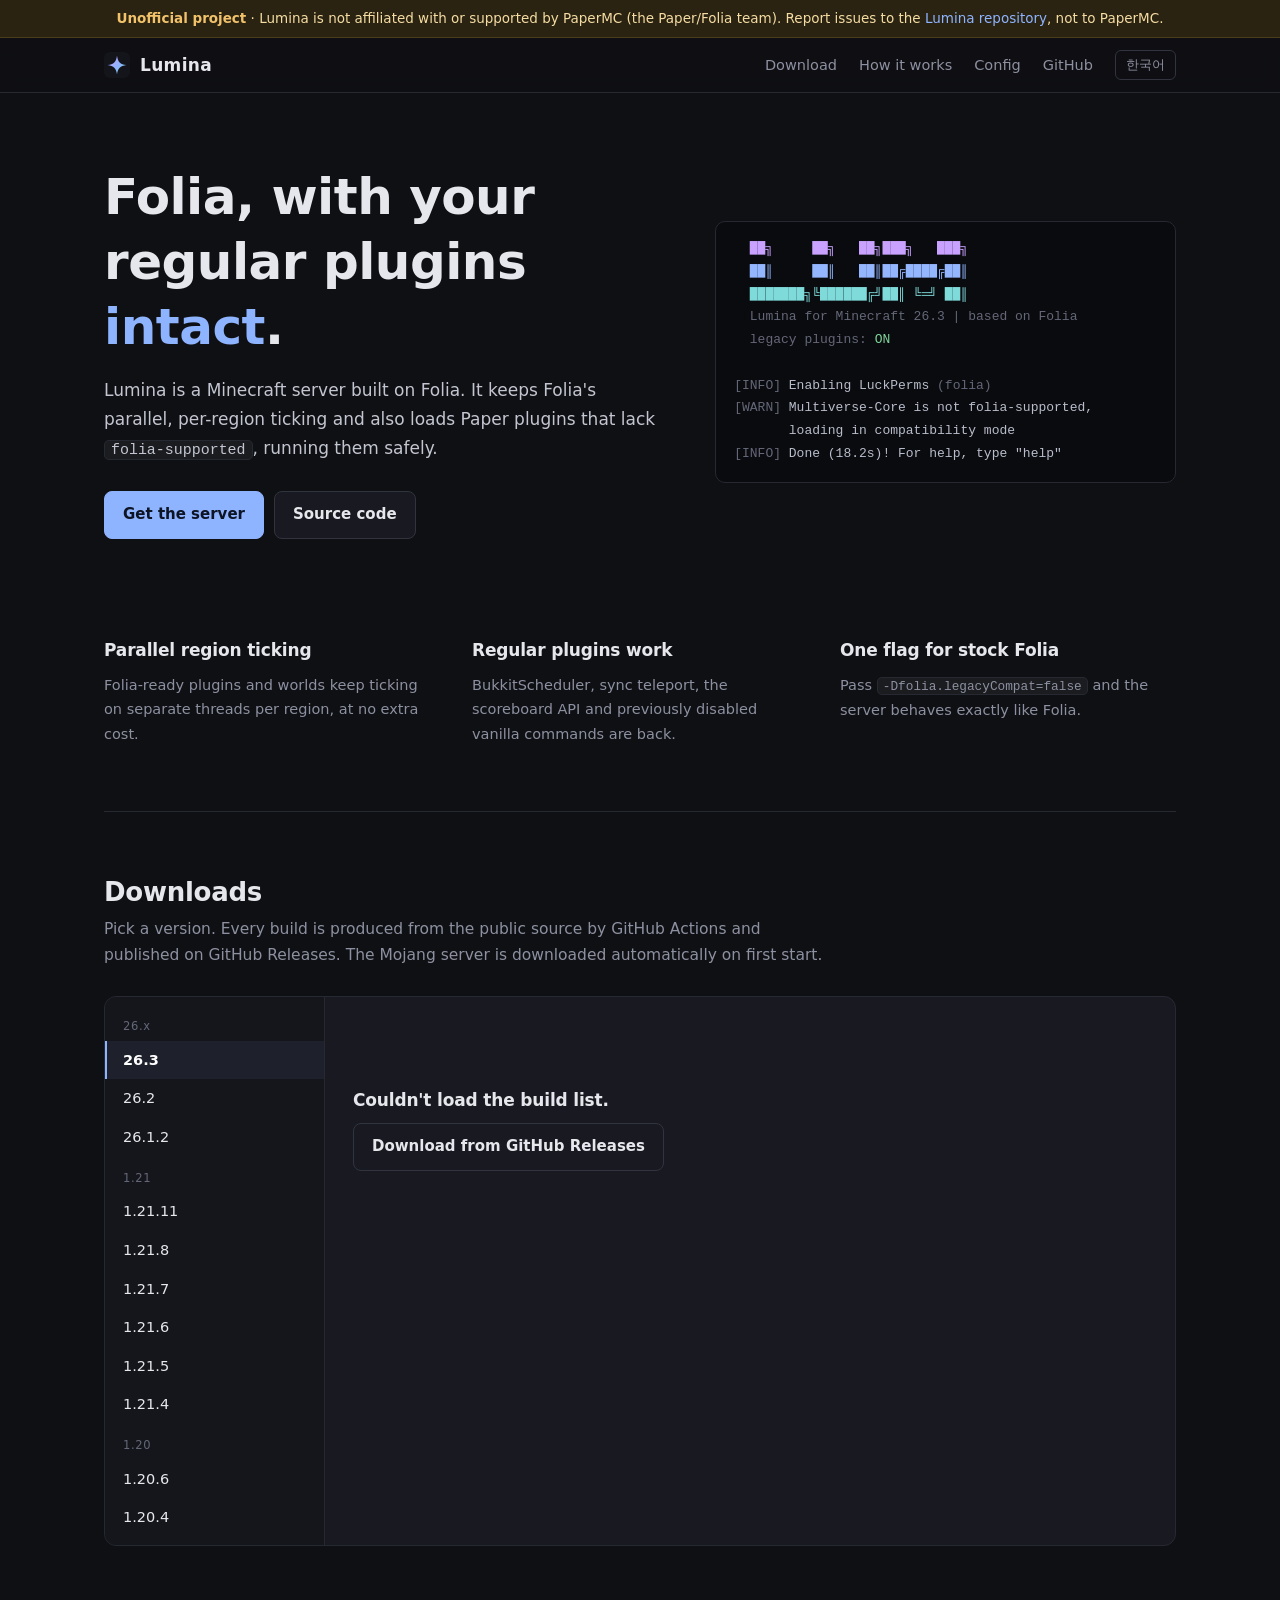
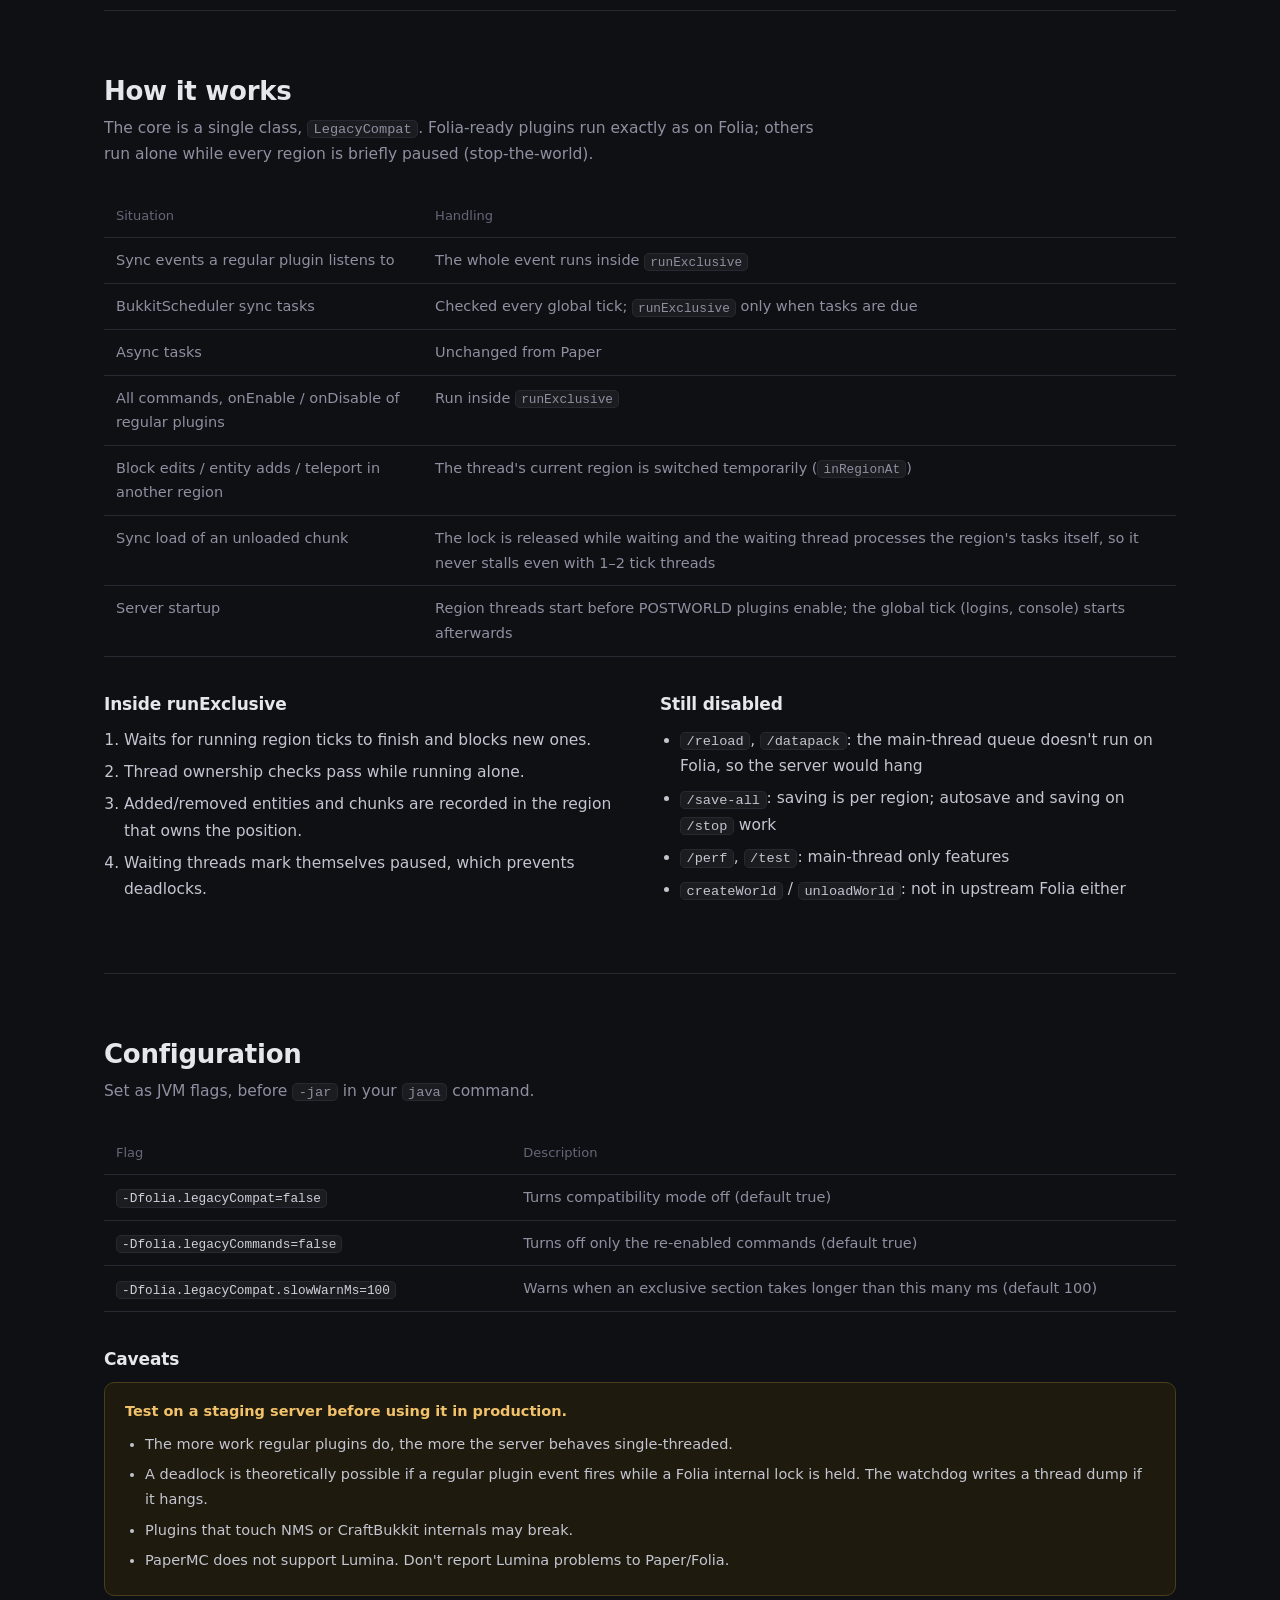
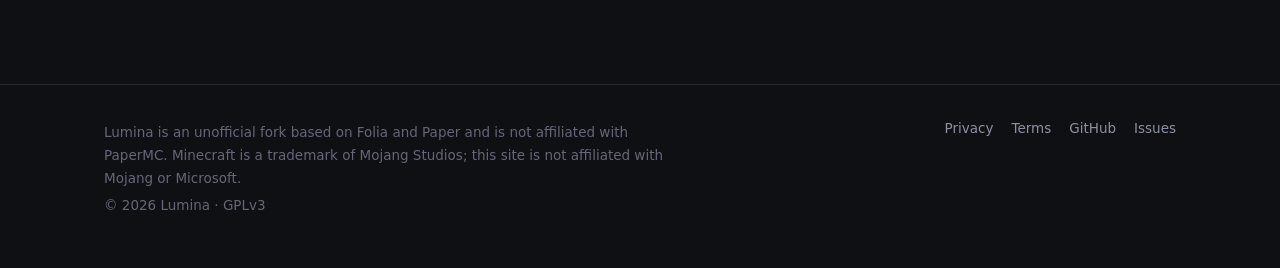
<file: index.html>
<!DOCTYPE html>
<html lang="ko">
<head>
  <meta charset="utf-8">
  <meta name="viewport" content="width=device-width, initial-scale=1">
  <title>Lumina 서버 — Folia 멀티스레딩 + 일반 Paper 플러그인 호환</title>
  <meta name="description" content="Lumina는 Folia 기반 마인크래프트 서버입니다. folia-supported가 없는 일반 Paper 플러그인도 그대로 돌아갑니다. 1.20.4부터 26.3까지 버전별 다운로드.">
  <meta name="keywords" content="Lumina, 루미나, Folia, 폴리아, Paper, 페이퍼, 마인크래프트 서버, 멀티스레드, 플러그인 호환, Minecraft server, multithreaded">
  <link rel="canonical" href="https://lumina.aruru.kr/">
  <meta name="theme-color" content="#0f1014">
  <meta property="og:type" content="website">
  <meta property="og:site_name" content="Lumina">
  <meta property="og:title" content="Lumina — Folia + 일반 Paper 플러그인 호환">
  <meta property="og:description" content="Folia의 지역별 멀티스레딩에 일반 Paper 플러그인 호환 모드를 더한 비공식 서버.">
  <meta property="og:url" content="https://lumina.aruru.kr/">
  <meta property="og:image" content="https://lumina.aruru.kr/og.png">
  <meta name="twitter:card" content="summary_large_image">
  <link rel="icon" href="logo.svg" type="image/svg+xml">
  <link rel="stylesheet" href="style.css?v=5">
  <script type="application/ld+json">
  {"@context":"https://schema.org","@type":"SoftwareApplication","name":"Lumina","alternateName":"루미나","applicationCategory":"ServerApplication","operatingSystem":"Windows, Linux, macOS (Java)","url":"https://lumina.aruru.kr/","license":"https://www.gnu.org/licenses/gpl-3.0.html","offers":{"@type":"Offer","price":"0","priceCurrency":"KRW"},"description":"Folia-based Minecraft server with a compatibility mode for regular Paper plugins."}
  </script>
  <script>document.documentElement.lang = localStorage.getItem("lumina.lang") || ((navigator.language || "ko").toLowerCase().startsWith("ko") ? "ko" : "en");</script>
</head>
<body>
  <div class="notice">
    <span data-lang="ko"><b>비공식 프로젝트</b> · Lumina는 PaperMC와 관련이 없으며 PaperMC(Paper·Folia 팀)의 지원을 받지 않습니다. 문제는 PaperMC가 아니라 <a href="https://github.com/aruru10313/Lumina/issues">Lumina 저장소</a>에 알려 주세요.</span>
    <span data-lang="en"><b>Unofficial project</b> · Lumina is not affiliated with or supported by PaperMC (the Paper/Folia team). Report issues to the <a href="https://github.com/aruru10313/Lumina/issues">Lumina repository</a>, not to PaperMC.</span>
  </div>

  <header class="nav"><div class="nav-in">
    <a class="brand" href="./"><img src="logo.svg" alt="" width="26" height="26">Lumina</a>
    <nav>
      <a href="#download"><span data-lang="ko">다운로드</span><span data-lang="en">Download</span></a>
      <a class="hide-sm" href="#how"><span data-lang="ko">동작 방식</span><span data-lang="en">How it works</span></a>
      <a class="hide-sm" href="#config"><span data-lang="ko">설정</span><span data-lang="en">Config</span></a>
      <a class="hide-sm" href="https://github.com/aruru10313/Lumina" target="_blank" rel="noopener">GitHub</a>
      <button class="lang" type="button" data-toggle-lang><span data-lang="ko">EN</span><span data-lang="en">한국어</span></button>
    </nav>
  </div></header>

  <main class="wrap">
    <section class="hero">
      <div>
        <h1 data-lang="ko">Folia 위에서<br>일반 플러그인도 <span class="wm">그대로</span>.</h1>
        <h1 data-lang="en">Folia, with your<br>regular plugins <span class="wm">intact</span>.</h1>
        <p class="lead" data-lang="ko">Lumina는 Folia를 기반으로 한 마인크래프트 서버입니다. 지역마다 병렬로 틱을 돌리는 Folia 구조는 그대로 두고, <code>folia-supported</code> 표시가 없는 Paper 플러그인도 로딩해서 안전하게 실행합니다.</p>
        <p class="lead" data-lang="en">Lumina is a Minecraft server built on Folia. It keeps Folia's parallel, per-region ticking and also loads Paper plugins that lack <code>folia-supported</code>, running them safely.</p>
        <div class="cta">
          <a class="btn primary" href="#download"><span data-lang="ko">서버 받기</span><span data-lang="en">Get the server</span></a>
          <a class="btn" href="https://github.com/aruru10313/Lumina" target="_blank" rel="noopener"><span data-lang="ko">소스 코드</span><span data-lang="en">Source code</span></a>
        </div>
      </div>
<div class="term"><span class="c1">  ██╗     ██╗   ██╗███╗   ███╗</span>
<span class="c2">  ██║     ██║   ██║██╔████╔██║</span>
<span class="c3">  ███████╗╚██████╔╝██║ ╚═╝ ██║</span>
<span class="d">  Lumina for Minecraft 26.3 | based on Folia</span>
<span class="d">  legacy plugins:</span> <span class="g">ON</span>

<span class="d">[INFO]</span> Enabling LuckPerms <span class="d">(folia)</span>
<span class="d">[WARN]</span> Multiverse-Core is not folia-supported,
       loading in compatibility mode
<span class="d">[INFO]</span> Done (18.2s)! For help, type "help"</div>
    </section>

    <section class="section" style="border-top:0;padding-top:8px">
      <div class="features">
        <div>
          <h3 data-lang="ko">지역별 병렬 틱 유지</h3><h3 data-lang="en">Parallel region ticking</h3>
          <p data-lang="ko">Folia를 지원하는 플러그인과 월드는 원래처럼 지역마다 다른 스레드에서 돕니다. 성능 손해가 없습니다.</p>
          <p data-lang="en">Folia-ready plugins and worlds keep ticking on separate threads per region, at no extra cost.</p>
        </div>
        <div>
          <h3 data-lang="ko">일반 플러그인 호환</h3><h3 data-lang="en">Regular plugins work</h3>
          <p data-lang="ko">BukkitScheduler, 동기 teleport, 스코어보드 API, 꺼져 있던 바닐라 명령어를 다시 쓸 수 있습니다.</p>
          <p data-lang="en">BukkitScheduler, sync teleport, the scoreboard API and previously disabled vanilla commands are back.</p>
        </div>
        <div>
          <h3 data-lang="ko">옵션 하나로 순정 Folia</h3><h3 data-lang="en">One flag for stock Folia</h3>
          <p data-lang="ko"><code>-Dfolia.legacyCompat=false</code>를 주면 호환 모드가 꺼지고 Folia와 똑같이 동작합니다.</p>
          <p data-lang="en">Pass <code>-Dfolia.legacyCompat=false</code> and the server behaves exactly like Folia.</p>
        </div>
      </div>
    </section>

    <section id="download" class="section">
      <h2><span data-lang="ko">다운로드</span><span data-lang="en">Downloads</span></h2>
      <p class="desc" data-lang="ko">버전을 고르세요. 모든 빌드는 GitHub Actions가 공개된 소스에서 직접 만들어 GitHub Releases에 올립니다. 처음 실행할 때 Mojang 서버 파일을 자동으로 받습니다.</p>
      <p class="desc" data-lang="en">Pick a version. Every build is produced from the public source by GitHub Actions and published on GitHub Releases. The Mojang server is downloaded automatically on first start.</p>
      <div class="dl">
        <div class="vlist" id="vlist"></div>
        <div class="vdetail" id="vdetail"><p class="muted"><span data-lang="ko">빌드 목록을 불러오는 중…</span><span data-lang="en">Loading builds…</span></p></div>
      </div>
    </section>

    <section id="how" class="section">
      <h2><span data-lang="ko">동작 방식</span><span data-lang="en">How it works</span></h2>
      <p class="desc" data-lang="ko">핵심은 <code>LegacyCompat</code> 클래스 하나입니다. 플러그인이 Folia를 지원하면 Folia 방식 그대로, 지원하지 않으면 모든 지역을 잠깐 멈춘 상태(stop-the-world)에서 혼자 실행합니다.</p>
      <p class="desc" data-lang="en">The core is a single class, <code>LegacyCompat</code>. Folia-ready plugins run exactly as on Folia; others run alone while every region is briefly paused (stop-the-world).</p>

      <table class="tbl">
        <thead><tr><th><span data-lang="ko">상황</span><span data-lang="en">Situation</span></th><th><span data-lang="ko">처리</span><span data-lang="en">Handling</span></th></tr></thead>
        <tbody>
          <tr><td data-lang="ko">일반 플러그인이 듣는 동기 이벤트</td><td data-lang="en">Sync events a regular plugin listens to</td>
              <td data-lang="ko">이벤트 전체를 <code>runExclusive</code>로 실행</td><td data-lang="en">The whole event runs inside <code>runExclusive</code></td></tr>
          <tr><td data-lang="ko">BukkitScheduler 동기 작업</td><td data-lang="en">BukkitScheduler sync tasks</td>
              <td data-lang="ko">전역 틱마다 확인해서, 실행할 작업이 있는 틱에만 <code>runExclusive</code></td><td data-lang="en">Checked every global tick; <code>runExclusive</code> only when tasks are due</td></tr>
          <tr><td data-lang="ko">비동기 작업</td><td data-lang="en">Async tasks</td>
              <td data-lang="ko">기존 Paper 방식 그대로</td><td data-lang="en">Unchanged from Paper</td></tr>
          <tr><td data-lang="ko">모든 명령어, 일반 플러그인의 onEnable / onDisable</td><td data-lang="en">All commands, onEnable / onDisable of regular plugins</td>
              <td data-lang="ko"><code>runExclusive</code> 안에서 실행</td><td data-lang="en">Run inside <code>runExclusive</code></td></tr>
          <tr><td data-lang="ko">다른 지역의 블록 수정 / 엔티티 추가 / teleport</td><td data-lang="en">Block edits / entity adds / teleport in another region</td>
              <td data-lang="ko">스레드의 "현재 지역"을 그 지역으로 잠깐 바꿔서 실행 (<code>inRegionAt</code>)</td><td data-lang="en">The thread's current region is switched temporarily (<code>inRegionAt</code>)</td></tr>
          <tr><td data-lang="ko">로드되지 않은 청크의 동기 로딩</td><td data-lang="en">Sync load of an unloaded chunk</td>
              <td data-lang="ko">잠금을 잠깐 풀고 요청합니다. 기다리는 스레드가 그 지역 작업을 직접 처리해서, 틱 스레드가 1~2개여도 멈추지 않습니다</td><td data-lang="en">The lock is released while waiting and the waiting thread processes the region's tasks itself, so it never stalls even with 1–2 tick threads</td></tr>
          <tr><td data-lang="ko">서버 시작</td><td data-lang="en">Server startup</td>
              <td data-lang="ko">지역 스레드를 POSTWORLD 플러그인 켜기 전에 시작하고, 전역 틱(접속, 콘솔)은 그다음에 시작</td><td data-lang="en">Region threads start before POSTWORLD plugins enable; the global tick (logins, console) starts afterwards</td></tr>
        </tbody>
      </table>

      <div class="cols">
        <div>
          <h3><span data-lang="ko">runExclusive 순서</span><span data-lang="en">Inside runExclusive</span></h3>
          <ol class="steps" data-lang="ko">
            <li>다른 지역들이 지금 돌고 있는 틱을 끝낼 때까지 기다리고, 새 틱은 막습니다.</li>
            <li>혼자 실행하는 동안 스레드 소유 검사를 통과시킵니다.</li>
            <li>추가·제거된 엔티티와 청크는 그 위치를 소유한 지역에 기록합니다.</li>
            <li>기다리는 스레드는 자신을 "멈춤"으로 표시해서 데드락을 막습니다.</li>
          </ol>
          <ol class="steps" data-lang="en">
            <li>Waits for running region ticks to finish and blocks new ones.</li>
            <li>Thread ownership checks pass while running alone.</li>
            <li>Added/removed entities and chunks are recorded in the region that owns the position.</li>
            <li>Waiting threads mark themselves paused, which prevents deadlocks.</li>
          </ol>
        </div>
        <div>
          <h3><span data-lang="ko">아직 꺼져 있는 것</span><span data-lang="en">Still disabled</span></h3>
          <ul class="plain" data-lang="ko">
            <li><code>/reload</code>, <code>/datapack</code>: Folia에서는 메인 스레드 큐가 돌지 않아 서버가 멈춥니다</li>
            <li><code>/save-all</code>: 저장이 지역 단위입니다. 자동 저장과 <code>/stop</code> 저장은 정상입니다</li>
            <li><code>/perf</code>, <code>/test</code>: 메인 스레드 전용 기능입니다</li>
            <li><code>createWorld</code> / <code>unloadWorld</code>: Folia 원본에서도 아직 없습니다</li>
          </ul>
          <ul class="plain" data-lang="en">
            <li><code>/reload</code>, <code>/datapack</code>: the main-thread queue doesn't run on Folia, so the server would hang</li>
            <li><code>/save-all</code>: saving is per region; autosave and saving on <code>/stop</code> work</li>
            <li><code>/perf</code>, <code>/test</code>: main-thread only features</li>
            <li><code>createWorld</code> / <code>unloadWorld</code>: not in upstream Folia either</li>
          </ul>
        </div>
      </div>
    </section>

    <section id="config" class="section">
      <h2><span data-lang="ko">설정</span><span data-lang="en">Configuration</span></h2>
      <p class="desc" data-lang="ko">JVM 옵션으로 정합니다. <code>java</code> 명령의 <code>-jar</code> 앞에 붙이세요.</p>
      <p class="desc" data-lang="en">Set as JVM flags, before <code>-jar</code> in your <code>java</code> command.</p>
      <table class="tbl">
        <thead><tr><th><span data-lang="ko">옵션</span><span data-lang="en">Flag</span></th><th><span data-lang="ko">설명</span><span data-lang="en">Description</span></th></tr></thead>
        <tbody>
          <tr><td><code>-Dfolia.legacyCompat=false</code></td><td><span data-lang="ko">호환 모드 전체를 끕니다 (기본값 true)</span><span data-lang="en">Turns compatibility mode off (default true)</span></td></tr>
          <tr><td><code>-Dfolia.legacyCommands=false</code></td><td><span data-lang="ko">다시 켠 명령어와 명령어 전역 실행만 끕니다 (기본값 true)</span><span data-lang="en">Turns off only the re-enabled commands (default true)</span></td></tr>
          <tr><td><code>-Dfolia.legacyCompat.slowWarnMs=100</code></td><td><span data-lang="ko">전역 실행이 이 시간(ms)보다 길면 경고합니다 (기본값 100)</span><span data-lang="en">Warns when an exclusive section takes longer than this many ms (default 100)</span></td></tr>
        </tbody>
      </table>

      <h3><span data-lang="ko">알아 두어야 할 점</span><span data-lang="en">Caveats</span></h3>
      <div class="callout" data-lang="ko">
        <b>운영 서버에 쓰기 전에 꼭 테스트 서버에서 확인하세요.</b>
        <ul class="plain" style="margin-top:8px">
          <li>일반 플러그인이 많이 일할수록 서버가 단일 스레드처럼 느려집니다.</li>
          <li>Folia 내부 잠금을 쥔 상태에서 일반 플러그인 이벤트가 발생하면 이론상 데드락이 날 수 있습니다. 멈추면 워치독이 스레드 덤프를 남깁니다.</li>
          <li>NMS나 CraftBukkit 내부를 직접 건드리는 플러그인은 깨질 수 있습니다.</li>
          <li>PaperMC는 Lumina를 지원하지 않습니다. Lumina에서 생긴 문제를 Paper/Folia에 신고하지 마세요.</li>
        </ul>
      </div>
      <div class="callout" data-lang="en">
        <b>Test on a staging server before using it in production.</b>
        <ul class="plain" style="margin-top:8px">
          <li>The more work regular plugins do, the more the server behaves single-threaded.</li>
          <li>A deadlock is theoretically possible if a regular plugin event fires while a Folia internal lock is held. The watchdog writes a thread dump if it hangs.</li>
          <li>Plugins that touch NMS or CraftBukkit internals may break.</li>
          <li>PaperMC does not support Lumina. Don't report Lumina problems to Paper/Folia.</li>
        </ul>
      </div>
    </section>
  </main>

  <footer class="foot"><div class="foot-in">
    <div>
      <p data-lang="ko">Lumina는 Folia·Paper를 기반으로 한 비공식 포크이며 PaperMC와 관련이 없습니다. Minecraft는 Mojang Studios의 상표이며, 이 사이트는 Mojang·Microsoft와 관련이 없습니다.</p>
      <p data-lang="en">Lumina is an unofficial fork based on Folia and Paper and is not affiliated with PaperMC. Minecraft is a trademark of Mojang Studios; this site is not affiliated with Mojang or Microsoft.</p>
      <p>© 2026 Lumina · GPLv3</p>
    </div>
    <nav>
      <a href="privacy.html"><span data-lang="ko">개인정보처리방침</span><span data-lang="en">Privacy</span></a>
      <a href="terms.html"><span data-lang="ko">이용 안내</span><span data-lang="en">Terms</span></a>
      <a href="https://github.com/aruru10313/Lumina">GitHub</a>
      <a href="https://github.com/aruru10313/Lumina/issues"><span data-lang="ko">문제 신고</span><span data-lang="en">Issues</span></a>
    </nav>
  </div></footer>

  <script src="app.js?v=5"></script>
</body>
</html>
</file>
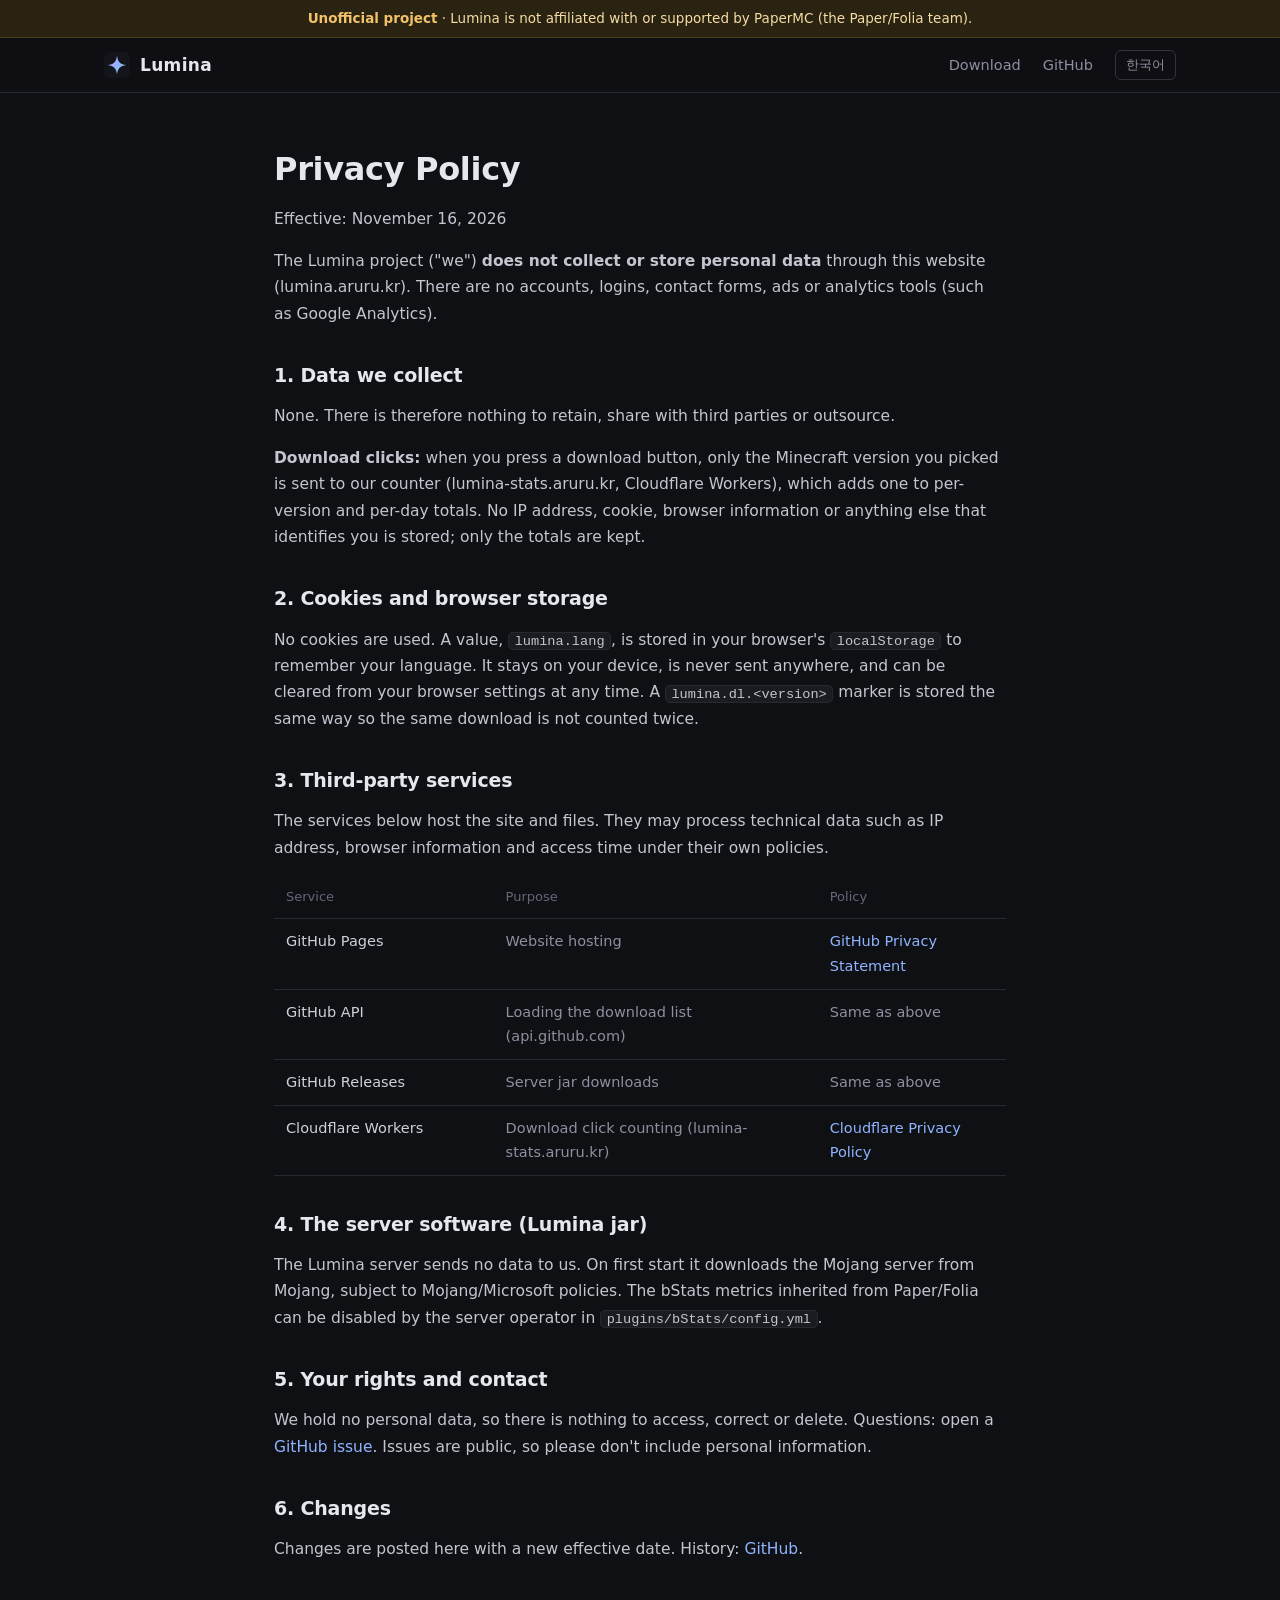
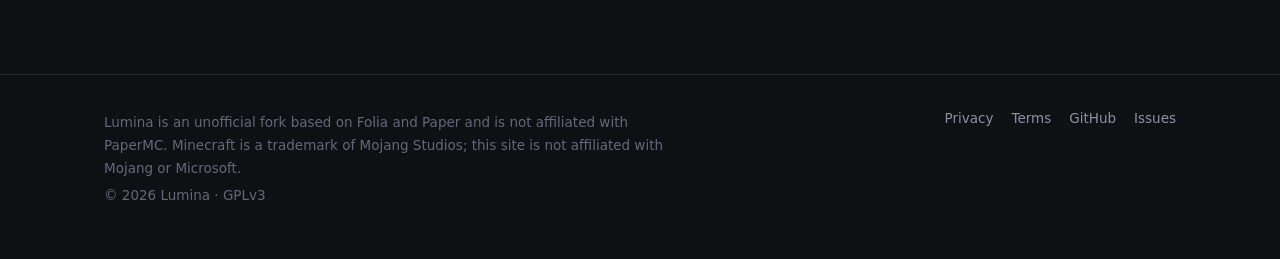
<file: privacy.html>
<!DOCTYPE html>
<html lang="ko">
<head>
  <meta charset="utf-8">
  <meta name="viewport" content="width=device-width, initial-scale=1">
  <title>개인정보처리방침 — Lumina</title>
  <meta name="description" content="Lumina 웹사이트 개인정보처리방침. 이 사이트는 개인정보를 수집하지 않습니다.">
  <link rel="canonical" href="https://lumina.aruru.kr/privacy.html">
  <meta name="theme-color" content="#0f1014">
  <link rel="icon" href="logo.svg" type="image/svg+xml">
  <link rel="stylesheet" href="style.css?v=5">
  <script>document.documentElement.lang = localStorage.getItem("lumina.lang") || ((navigator.language || "ko").toLowerCase().startsWith("ko") ? "ko" : "en");</script>
</head>
<body>
  <div class="notice">
    <span data-lang="ko"><b>비공식 프로젝트</b> · Lumina는 PaperMC와 관련이 없으며 PaperMC(Paper·Folia 팀)의 지원을 받지 않습니다.</span>
    <span data-lang="en"><b>Unofficial project</b> · Lumina is not affiliated with or supported by PaperMC (the Paper/Folia team).</span>
  </div>
  <header class="nav"><div class="nav-in">
    <a class="brand" href="./"><img src="logo.svg" alt="" width="26" height="26">Lumina</a>
    <nav>
      <a href="./#download"><span data-lang="ko">다운로드</span><span data-lang="en">Download</span></a>
      <a class="hide-sm" href="https://github.com/aruru10313/Lumina" target="_blank" rel="noopener">GitHub</a>
      <button class="lang" type="button" data-toggle-lang><span data-lang="ko">EN</span><span data-lang="en">한국어</span></button>
    </nav>
  </div></header>

  <main class="doc">
    <div data-lang="ko">
      <h1>개인정보처리방침</h1>
      <p class="muted">시행일: 2026년 11월 16일</p>
      <p>Lumina 프로젝트(이하 "프로젝트")는 이 웹사이트(lumina.aruru.kr)를 운영하면서 이용자의 개인정보를 <b>직접 수집하거나 저장하지 않습니다</b>. 회원가입, 로그인, 문의 양식, 광고, 방문자 분석 도구(Google Analytics 등)를 쓰지 않습니다.</p>

      <h2>1. 수집하는 개인정보</h2>
      <p>프로젝트는 이용자의 개인정보를 수집하지 않습니다. 따라서 개인정보의 보유·이용 기간, 제3자 제공, 처리 위탁에 해당하는 사항이 없습니다.</p>
      <p><b>다운로드 클릭 수:</b> 다운로드 버튼을 누르면 "어떤 마인크래프트 버전이 눌렸는지"만 집계 서버(lumina-stats.aruru.kr, Cloudflare Workers)로 보내 버전별·날짜별 숫자를 1씩 올립니다. IP 주소, 쿠키, 브라우저 정보 등 이용자를 알아볼 수 있는 정보는 저장하지 않으며, 집계된 숫자만 남습니다.</p>

      <h2>2. 쿠키와 브라우저 저장소</h2>
      <p>쿠키를 쓰지 않습니다. 고른 언어(한국어/영어)를 기억하기 위해 브라우저의 <code>localStorage</code>에 <code>lumina.lang</code> 값을 저장합니다. 이 값은 이용자의 기기에만 남고 어디로도 보내지지 않으며, 브라우저 설정에서 언제든 지울 수 있습니다. 같은 버전의 다운로드 클릭이 두 번 세어지지 않도록 <code>lumina.dl.&lt;버전&gt;</code> 표시도 같은 방식으로 이 기기에만 저장합니다.</p>

      <h2>3. 외부 서비스</h2>
      <p>사이트와 파일 제공을 위해 아래 외부 서비스를 씁니다. 이 서비스들은 접속할 때 IP 주소, 브라우저 정보, 접속 시각 같은 기술 정보를 자체 정책에 따라 처리할 수 있습니다.</p>
      <table class="tbl">
        <thead><tr><th>서비스</th><th>용도</th><th>정책</th></tr></thead>
        <tbody>
          <tr><td>GitHub Pages</td><td>웹사이트 호스팅</td><td><a href="https://docs.github.com/site-policy/privacy-policies/github-general-privacy-statement">GitHub 개인정보 처리방침</a></td></tr>
          <tr><td>GitHub API</td><td>다운로드 목록 불러오기 (api.github.com)</td><td>위와 같음</td></tr>
          <tr><td>GitHub Releases</td><td>서버 파일(jar) 다운로드</td><td>위와 같음</td></tr>
          <tr><td>Cloudflare Workers</td><td>다운로드 클릭 수 집계 (lumina-stats.aruru.kr)</td><td><a href="https://www.cloudflare.com/privacypolicy/">Cloudflare 개인정보 처리방침</a></td></tr>
        </tbody>
      </table>

      <h2>4. 서버 프로그램(Lumina jar)</h2>
      <p>Lumina 서버 프로그램은 프로젝트에 어떤 정보도 보내지 않습니다. 처음 실행할 때 Mojang 서버 파일을 Mojang에서 받으며, 이 과정은 Mojang·Microsoft의 정책을 따릅니다. 원본 Paper/Folia에 들어 있는 bStats 통계 기능은 서버 운영자가 <code>plugins/bStats/config.yml</code>에서 끌 수 있습니다.</p>

      <h2>5. 이용자의 권리와 문의</h2>
      <p>프로젝트는 개인정보를 갖고 있지 않으므로 열람·정정·삭제를 요청할 정보가 없습니다. 궁금한 점은 <a href="https://github.com/aruru10313/Lumina/issues">GitHub 이슈</a>로 남겨 주세요. 이슈는 공개 게시판이니 개인정보를 적지 마세요.</p>

      <h2>6. 변경</h2>
      <p>이 방침이 바뀌면 이 페이지에 새 시행일과 함께 게시합니다. 변경 기록은 <a href="https://github.com/aruru10313/Lumina/commits/gh-pages/privacy.html">GitHub</a>에서 볼 수 있습니다.</p>
    </div>

    <div data-lang="en">
      <h1>Privacy Policy</h1>
      <p class="muted">Effective: November 16, 2026</p>
      <p>The Lumina project ("we") <b>does not collect or store personal data</b> through this website (lumina.aruru.kr). There are no accounts, logins, contact forms, ads or analytics tools (such as Google Analytics).</p>

      <h2>1. Data we collect</h2>
      <p>None. There is therefore nothing to retain, share with third parties or outsource.</p>
      <p><b>Download clicks:</b> when you press a download button, only the Minecraft version you picked is sent to our counter (lumina-stats.aruru.kr, Cloudflare Workers), which adds one to per-version and per-day totals. No IP address, cookie, browser information or anything else that identifies you is stored; only the totals are kept.</p>

      <h2>2. Cookies and browser storage</h2>
      <p>No cookies are used. A value, <code>lumina.lang</code>, is stored in your browser's <code>localStorage</code> to remember your language. It stays on your device, is never sent anywhere, and can be cleared from your browser settings at any time. A <code>lumina.dl.&lt;version&gt;</code> marker is stored the same way so the same download is not counted twice.</p>

      <h2>3. Third-party services</h2>
      <p>The services below host the site and files. They may process technical data such as IP address, browser information and access time under their own policies.</p>
      <table class="tbl">
        <thead><tr><th>Service</th><th>Purpose</th><th>Policy</th></tr></thead>
        <tbody>
          <tr><td>GitHub Pages</td><td>Website hosting</td><td><a href="https://docs.github.com/site-policy/privacy-policies/github-general-privacy-statement">GitHub Privacy Statement</a></td></tr>
          <tr><td>GitHub API</td><td>Loading the download list (api.github.com)</td><td>Same as above</td></tr>
          <tr><td>GitHub Releases</td><td>Server jar downloads</td><td>Same as above</td></tr>
          <tr><td>Cloudflare Workers</td><td>Download click counting (lumina-stats.aruru.kr)</td><td><a href="https://www.cloudflare.com/privacypolicy/">Cloudflare Privacy Policy</a></td></tr>
        </tbody>
      </table>

      <h2>4. The server software (Lumina jar)</h2>
      <p>The Lumina server sends no data to us. On first start it downloads the Mojang server from Mojang, subject to Mojang/Microsoft policies. The bStats metrics inherited from Paper/Folia can be disabled by the server operator in <code>plugins/bStats/config.yml</code>.</p>

      <h2>5. Your rights and contact</h2>
      <p>We hold no personal data, so there is nothing to access, correct or delete. Questions: open a <a href="https://github.com/aruru10313/Lumina/issues">GitHub issue</a>. Issues are public, so please don't include personal information.</p>

      <h2>6. Changes</h2>
      <p>Changes are posted here with a new effective date. History: <a href="https://github.com/aruru10313/Lumina/commits/gh-pages/privacy.html">GitHub</a>.</p>
    </div>
  </main>

  <footer class="foot"><div class="foot-in">
    <div>
      <p data-lang="ko">Lumina는 Folia·Paper를 기반으로 한 비공식 포크이며 PaperMC와 관련이 없습니다. Minecraft는 Mojang Studios의 상표이며, 이 사이트는 Mojang·Microsoft와 관련이 없습니다.</p>
      <p data-lang="en">Lumina is an unofficial fork based on Folia and Paper and is not affiliated with PaperMC. Minecraft is a trademark of Mojang Studios; this site is not affiliated with Mojang or Microsoft.</p>
      <p>© 2026 Lumina · GPLv3</p>
    </div>
    <nav>
      <a href="privacy.html"><span data-lang="ko">개인정보처리방침</span><span data-lang="en">Privacy</span></a>
      <a href="terms.html"><span data-lang="ko">이용 안내</span><span data-lang="en">Terms</span></a>
      <a href="https://github.com/aruru10313/Lumina">GitHub</a>
      <a href="https://github.com/aruru10313/Lumina/issues"><span data-lang="ko">문제 신고</span><span data-lang="en">Issues</span></a>
    </nav>
  </div></footer>
  <script src="app.js?v=5"></script>
</body>
</html>
</file>
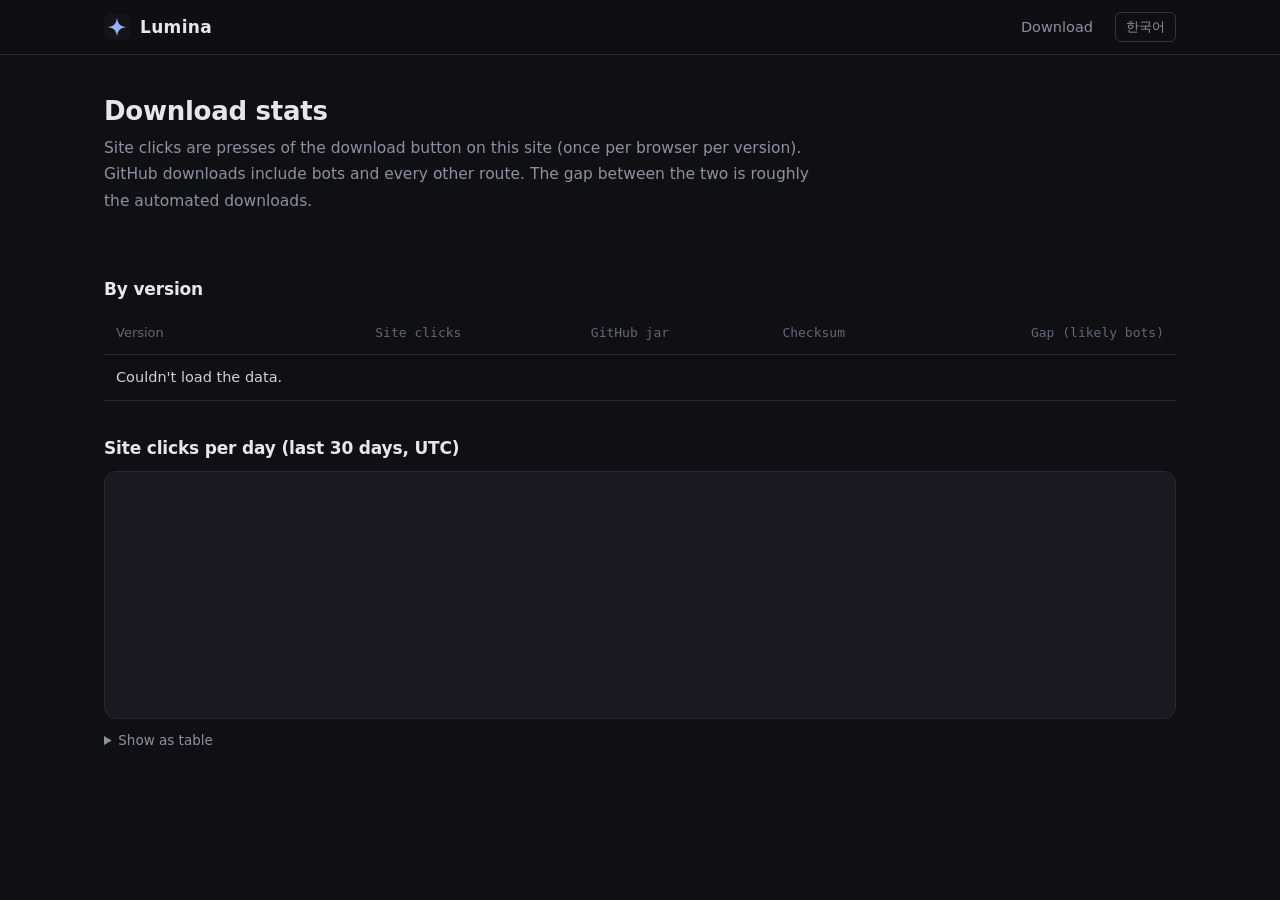
<file: stats.html>
<!DOCTYPE html>
<html lang="ko">
<head>
  <meta charset="utf-8">
  <meta name="viewport" content="width=device-width, initial-scale=1">
  <title>Lumina Stats</title>
  <meta name="robots" content="noindex, nofollow">
  <meta name="theme-color" content="#0f1014">
  <link rel="icon" href="logo.svg" type="image/svg+xml">
  <link rel="stylesheet" href="style.css?v=5">
  <style>
    .tiles { display: grid; grid-template-columns: repeat(3, 1fr); gap: 14px; margin: 24px 0 8px; }
    .tile { background: var(--panel); border: 1px solid var(--line); border-radius: 12px; padding: 16px 18px; }
    .tile .n { font-size: 32px; font-weight: 800; font-variant-numeric: tabular-nums; }
    .tile .l { color: var(--muted); font-size: 13.5px; }
    .tile .h { color: var(--dim); font-size: 12.5px; margin-top: 4px; }
    .num { text-align: right; font-variant-numeric: tabular-nums; font-family: var(--mono); font-size: 13px; }
    .tbl td.num, .tbl th.num { text-align: right; width: auto; }
    .verdict { font-size: 12.5px; color: var(--muted); }
    .chart-wrap { position: relative; background: var(--panel); border: 1px solid var(--line); border-radius: 12px; padding: 18px 18px 8px; }
    .chart-wrap svg { display: block; width: 100%; height: 220px; }
    .tip { position: absolute; pointer-events: none; background: #0a0b0e; border: 1px solid var(--line2); border-radius: 8px; padding: 6px 10px; font-size: 12.5px; color: var(--text); white-space: nowrap; transform: translate(-50%, -110%); display: none; }
    .tip b { font-variant-numeric: tabular-nums; }
    details.raw { margin-top: 10px; color: var(--muted); font-size: 13.5px; }
    details.raw summary { cursor: pointer; }
    @media (max-width: 700px) { .tiles { grid-template-columns: 1fr; } }
  </style>
  <script>document.documentElement.lang = localStorage.getItem("lumina.lang") || ((navigator.language || "ko").toLowerCase().startsWith("ko") ? "ko" : "en");</script>
</head>
<body>
  <header class="nav"><div class="nav-in">
    <a class="brand" href="./"><img src="logo.svg" alt="" width="26" height="26">Lumina</a>
    <nav>
      <a href="./#download"><span data-lang="ko">다운로드</span><span data-lang="en">Download</span></a>
      <button class="lang" type="button" data-toggle-lang><span data-lang="ko">EN</span><span data-lang="en">한국어</span></button>
    </nav>
  </div></header>

  <main class="wrap" style="padding-bottom:48px">
    <section class="section" style="border-top:0;padding-top:40px">
      <h2><span data-lang="ko">다운로드 통계</span><span data-lang="en">Download stats</span></h2>
      <p class="desc" data-lang="ko">사이트 클릭 수는 사이트에서 다운로드 버튼을 직접 누른 횟수예요(브라우저당 버전별 1회). GitHub 다운로드 수에는 봇과 다른 경로가 모두 섞여 있어요. 두 숫자의 차이가 대략 자동 다운로드 수예요.</p>
      <p class="desc" data-lang="en">Site clicks are presses of the download button on this site (once per browser per version). GitHub downloads include bots and every other route. The gap between the two is roughly the automated downloads.</p>

      <div class="tiles" id="tiles"></div>

      <h3><span data-lang="ko">버전별</span><span data-lang="en">By version</span></h3>
      <table class="tbl" id="ver-table">
        <thead><tr>
          <th><span data-lang="ko">버전</span><span data-lang="en">Version</span></th>
          <th class="num"><span data-lang="ko">사이트 클릭</span><span data-lang="en">Site clicks</span></th>
          <th class="num"><span data-lang="ko">GitHub jar</span><span data-lang="en">GitHub jar</span></th>
          <th class="num"><span data-lang="ko">검증 파일</span><span data-lang="en">Checksum</span></th>
          <th class="num"><span data-lang="ko">차이 (봇 추정)</span><span data-lang="en">Gap (likely bots)</span></th>
        </tr></thead>
        <tbody id="ver-body"><tr><td colspan="5" class="muted"><span data-lang="ko">불러오는 중…</span><span data-lang="en">Loading…</span></td></tr></tbody>
      </table>

      <h3><span data-lang="ko">날짜별 사이트 클릭 (최근 30일, UTC)</span><span data-lang="en">Site clicks per day (last 30 days, UTC)</span></h3>
      <div class="chart-wrap">
        <svg id="chart" role="img" aria-label="Daily site clicks"></svg>
        <div class="tip" id="tip"></div>
      </div>
      <details class="raw"><summary><span data-lang="ko">표로 보기</span><span data-lang="en">Show as table</span></summary>
        <table class="tbl" style="margin-top:8px"><thead><tr><th><span data-lang="ko">날짜</span><span data-lang="en">Date</span></th><th class="num"><span data-lang="ko">클릭</span><span data-lang="en">Clicks</span></th></tr></thead><tbody id="day-body"></tbody></table>
      </details>
      <p class="small muted" style="margin-top:18px" id="updated"></p>
    </section>
  </main>

  <script src="app.js?v=5"></script>
  <script src="stats.js?v=5"></script>
</body>
</html>
</file>
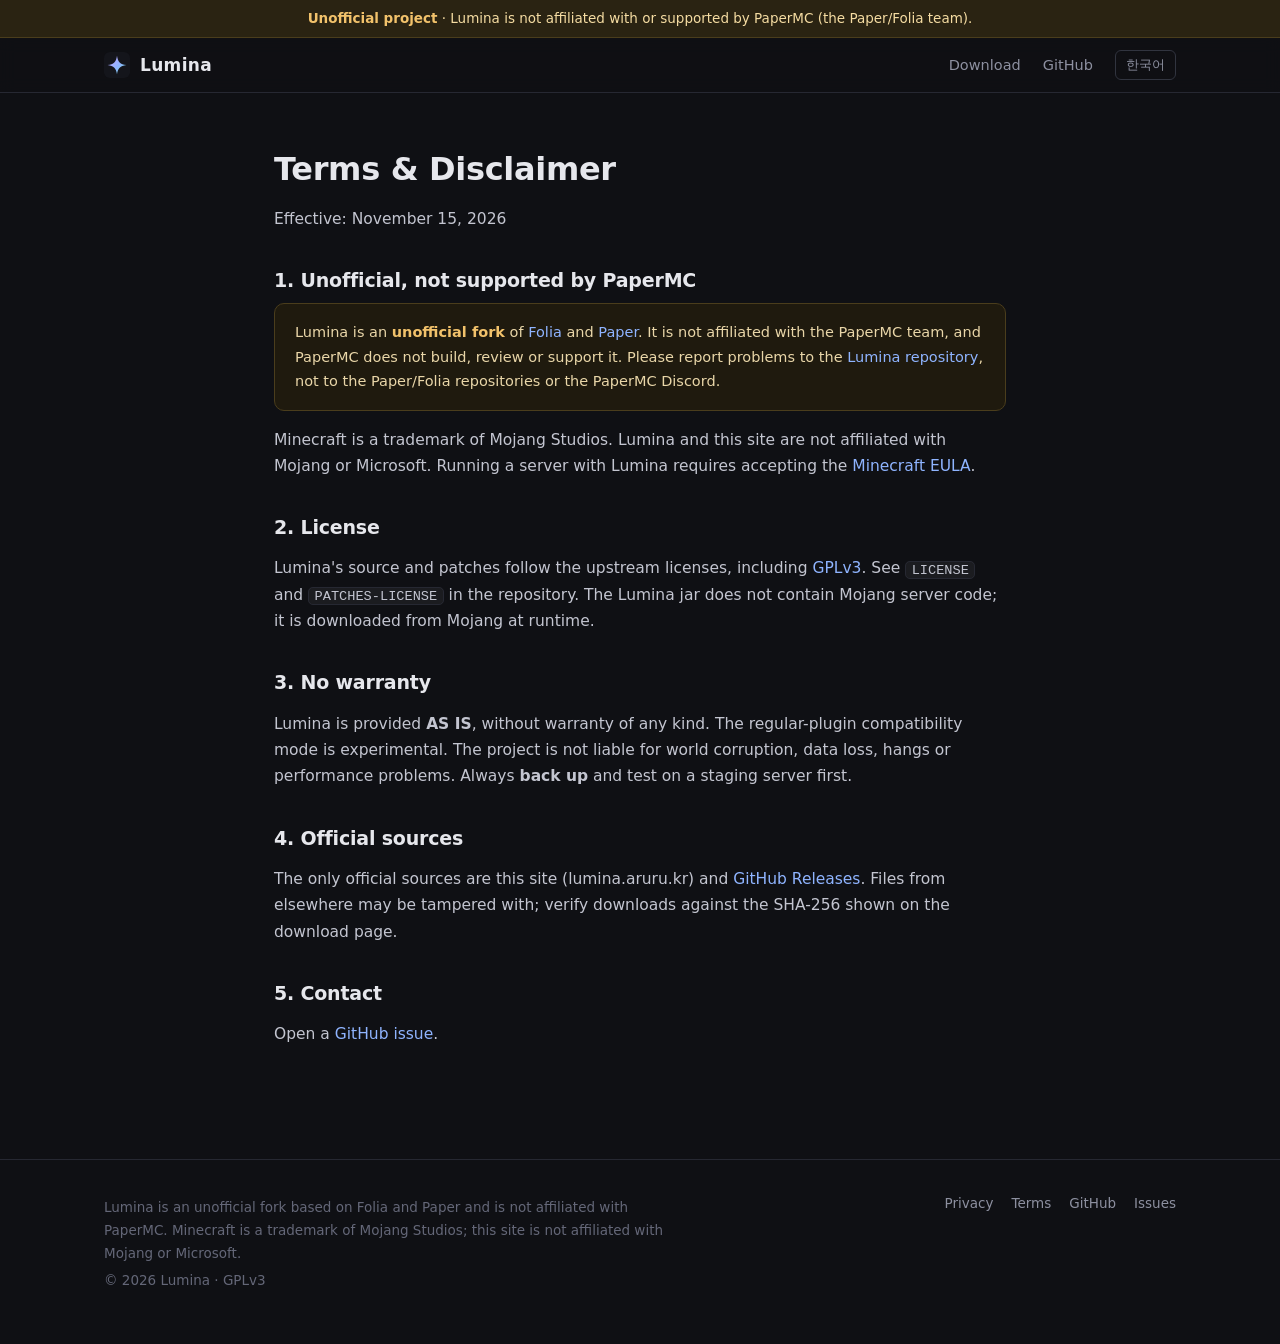
<file: terms.html>
<!DOCTYPE html>
<html lang="ko">
<head>
  <meta charset="utf-8">
  <meta name="viewport" content="width=device-width, initial-scale=1">
  <title>이용 안내 및 면책 — Lumina</title>
  <meta name="description" content="Lumina 이용 안내와 면책 조항. Lumina는 PaperMC와 관련 없는 비공식 프로젝트입니다.">
  <link rel="canonical" href="https://lumina.aruru.kr/terms.html">
  <meta name="theme-color" content="#0f1014">
  <link rel="icon" href="logo.svg" type="image/svg+xml">
  <link rel="stylesheet" href="style.css?v=5">
  <script>document.documentElement.lang = localStorage.getItem("lumina.lang") || ((navigator.language || "ko").toLowerCase().startsWith("ko") ? "ko" : "en");</script>
</head>
<body>
  <div class="notice">
    <span data-lang="ko"><b>비공식 프로젝트</b> · Lumina는 PaperMC와 관련이 없으며 PaperMC(Paper·Folia 팀)의 지원을 받지 않습니다.</span>
    <span data-lang="en"><b>Unofficial project</b> · Lumina is not affiliated with or supported by PaperMC (the Paper/Folia team).</span>
  </div>
  <header class="nav"><div class="nav-in">
    <a class="brand" href="./"><img src="logo.svg" alt="" width="26" height="26">Lumina</a>
    <nav>
      <a href="./#download"><span data-lang="ko">다운로드</span><span data-lang="en">Download</span></a>
      <a class="hide-sm" href="https://github.com/aruru10313/Lumina" target="_blank" rel="noopener">GitHub</a>
      <button class="lang" type="button" data-toggle-lang><span data-lang="ko">EN</span><span data-lang="en">한국어</span></button>
    </nav>
  </div></header>

  <main class="doc">
    <div data-lang="ko">
      <h1>이용 안내 및 면책</h1>
      <p class="muted">시행일: 2026년 11월 15일</p>

      <h2>1. PaperMC에서 지원하지 않는 비공식 프로젝트</h2>
      <div class="callout">Lumina는 <a href="https://github.com/PaperMC/Folia">Folia</a>와 <a href="https://github.com/PaperMC/Paper">Paper</a>를 기반으로 한 <b>비공식 포크</b>입니다. PaperMC 팀과 관련이 없으며, PaperMC는 Lumina를 만들거나 검증하거나 지원하지 않습니다. Lumina에서 생긴 문제를 Paper·Folia 저장소나 PaperMC 디스코드에 신고하지 마시고 <a href="https://github.com/aruru10313/Lumina/issues">Lumina 저장소</a>에 알려 주세요.</div>
      <p>Minecraft는 Mojang Studios의 상표입니다. Lumina와 이 사이트는 Mojang·Microsoft와 관련이 없습니다. Lumina로 서버를 열려면 <a href="https://www.minecraft.net/eula">Minecraft EULA</a>에 동의해야 합니다.</p>

      <h2>2. 라이선스</h2>
      <p>Lumina의 소스와 패치는 원본 프로젝트의 라이선스(<a href="https://www.gnu.org/licenses/gpl-3.0.html">GPLv3</a> 등)를 따릅니다. 자세한 내용은 저장소의 <code>LICENSE</code>와 <code>PATCHES-LICENSE</code>를 보세요. Lumina jar에는 Mojang 서버 코드가 들어 있지 않으며, 실행할 때 Mojang에서 직접 받습니다.</p>

      <h2>3. 보증 없음</h2>
      <p>Lumina는 <b>있는 그대로(AS IS)</b> 제공되며 어떤 보증도 하지 않습니다. 일반 플러그인 호환 모드는 실험적인 기능입니다. 월드 손상, 데이터 유실, 서버 멈춤, 성능 저하 등에 대해 프로젝트는 책임지지 않습니다. 운영 서버에 쓰기 전에 반드시 <b>백업</b>하고 테스트 서버에서 확인하세요.</p>

      <h2>4. 공식 배포처</h2>
      <p>공식 배포처는 이 사이트(lumina.aruru.kr)와 <a href="https://github.com/aruru10313/Lumina/releases">GitHub Releases</a>뿐입니다. 다른 곳에서 받은 파일은 변조되었을 수 있습니다. 받은 파일은 다운로드 페이지에 표시된 SHA-256 값과 비교해서 확인하세요.</p>

      <h2>5. 문의</h2>
      <p><a href="https://github.com/aruru10313/Lumina/issues">GitHub 이슈</a>로 남겨 주세요.</p>
    </div>

    <div data-lang="en">
      <h1>Terms &amp; Disclaimer</h1>
      <p class="muted">Effective: November 15, 2026</p>

      <h2>1. Unofficial, not supported by PaperMC</h2>
      <div class="callout">Lumina is an <b>unofficial fork</b> of <a href="https://github.com/PaperMC/Folia">Folia</a> and <a href="https://github.com/PaperMC/Paper">Paper</a>. It is not affiliated with the PaperMC team, and PaperMC does not build, review or support it. Please report problems to the <a href="https://github.com/aruru10313/Lumina/issues">Lumina repository</a>, not to the Paper/Folia repositories or the PaperMC Discord.</div>
      <p>Minecraft is a trademark of Mojang Studios. Lumina and this site are not affiliated with Mojang or Microsoft. Running a server with Lumina requires accepting the <a href="https://www.minecraft.net/eula">Minecraft EULA</a>.</p>

      <h2>2. License</h2>
      <p>Lumina's source and patches follow the upstream licenses, including <a href="https://www.gnu.org/licenses/gpl-3.0.html">GPLv3</a>. See <code>LICENSE</code> and <code>PATCHES-LICENSE</code> in the repository. The Lumina jar does not contain Mojang server code; it is downloaded from Mojang at runtime.</p>

      <h2>3. No warranty</h2>
      <p>Lumina is provided <b>AS IS</b>, without warranty of any kind. The regular-plugin compatibility mode is experimental. The project is not liable for world corruption, data loss, hangs or performance problems. Always <b>back up</b> and test on a staging server first.</p>

      <h2>4. Official sources</h2>
      <p>The only official sources are this site (lumina.aruru.kr) and <a href="https://github.com/aruru10313/Lumina/releases">GitHub Releases</a>. Files from elsewhere may be tampered with; verify downloads against the SHA-256 shown on the download page.</p>

      <h2>5. Contact</h2>
      <p>Open a <a href="https://github.com/aruru10313/Lumina/issues">GitHub issue</a>.</p>
    </div>
  </main>

  <footer class="foot"><div class="foot-in">
    <div>
      <p data-lang="ko">Lumina는 Folia·Paper를 기반으로 한 비공식 포크이며 PaperMC와 관련이 없습니다. Minecraft는 Mojang Studios의 상표이며, 이 사이트는 Mojang·Microsoft와 관련이 없습니다.</p>
      <p data-lang="en">Lumina is an unofficial fork based on Folia and Paper and is not affiliated with PaperMC. Minecraft is a trademark of Mojang Studios; this site is not affiliated with Mojang or Microsoft.</p>
      <p>© 2026 Lumina · GPLv3</p>
    </div>
    <nav>
      <a href="privacy.html"><span data-lang="ko">개인정보처리방침</span><span data-lang="en">Privacy</span></a>
      <a href="terms.html"><span data-lang="ko">이용 안내</span><span data-lang="en">Terms</span></a>
      <a href="https://github.com/aruru10313/Lumina">GitHub</a>
      <a href="https://github.com/aruru10313/Lumina/issues"><span data-lang="ko">문제 신고</span><span data-lang="en">Issues</span></a>
    </nav>
  </div></footer>
  <script src="app.js?v=5"></script>
</body>
</html>
</file>
<file: style.css>
:root {
  --bg: #0f1014;
  --bg2: #15161c;
  --panel: #191a21;
  --line: #262832;
  --line2: #31343f;
  --text: #e6e7ec;
  --muted: #8d90a0;
  --dim: #646778;
  --accent: #8fb4ff;
  --accent-ink: #0d1424;
  --ok: #7fd49a;
  --warn: #f2c26b;
  --mono: ui-monospace, "JetBrains Mono", "Cascadia Code", Consolas, monospace;
}
* { box-sizing: border-box; }
html { scroll-behavior: smooth; }
html[lang="ko"] [data-lang="en"], html[lang="en"] [data-lang="ko"] { display: none !important; }
body {
  margin: 0; background: var(--bg); color: var(--text);
  font: 15.5px/1.7 "Pretendard", "Apple SD Gothic Neo", "Malgun Gothic", system-ui, -apple-system, "Segoe UI", sans-serif;
  word-break: keep-all; overflow-wrap: anywhere;
}
a { color: var(--accent); text-decoration: none; }
a:hover { text-decoration: underline; }
code, kbd { font-family: var(--mono); font-size: .88em; background: #ffffff0d; border: 1px solid var(--line); padding: .05em .4em; border-radius: 5px; }
h1, h2, h3 { line-height: 1.3; letter-spacing: -.01em; }

/* notice bar */
.notice { background: #2a2312; color: #f5dca2; border-bottom: 1px solid #4a3d1c; font-size: 13.5px; text-align: center; padding: 7px 16px; }
.notice b { color: var(--warn); }

/* nav */
.nav { position: sticky; top: 0; z-index: 20; background: #0f1014ee; backdrop-filter: blur(8px); border-bottom: 1px solid var(--line); }
.nav-in { max-width: 1120px; margin: 0 auto; display: flex; align-items: center; justify-content: space-between; padding: 12px 24px; gap: 16px; }
.brand { display: flex; align-items: center; gap: 10px; color: var(--text); font-weight: 800; font-size: 17px; letter-spacing: .02em; }
.brand:hover { text-decoration: none; }
.brand img { width: 26px; height: 26px; }
.nav nav { display: flex; gap: 22px; align-items: center; }
.nav nav a { color: var(--muted); font-size: 14.5px; }
.nav nav a:hover { color: var(--text); text-decoration: none; }
.lang { background: transparent; color: var(--muted); border: 1px solid var(--line2); border-radius: 6px; padding: 3px 10px; cursor: pointer; font: inherit; font-size: 13px; }
.lang:hover { color: var(--text); border-color: var(--muted); }

.wrap { max-width: 1120px; margin: 0 auto; padding: 0 24px; }

/* hero */
.hero { padding: 72px 0 56px; display: grid; grid-template-columns: 1.1fr .9fr; gap: 48px; align-items: center; }
.hero h1 { font-size: clamp(34px, 5vw, 50px); margin: 0 0 16px; font-weight: 800; }
.hero h1 .wm { color: var(--accent); }
.hero p.lead { color: #c3c5d0; font-size: 17px; margin: 0 0 28px; max-width: 560px; }
.cta { display: flex; gap: 10px; flex-wrap: wrap; }
.btn { display: inline-flex; align-items: center; gap: 8px; padding: 10px 18px; border-radius: 8px; border: 1px solid var(--line2); background: var(--panel); color: var(--text); font-weight: 600; font-size: 15px; cursor: pointer; font-family: inherit; }
.btn:hover { text-decoration: none; border-color: var(--muted); }
.btn.primary { background: var(--accent); color: var(--accent-ink); border-color: var(--accent); }
.btn.primary:hover { filter: brightness(1.07); }
.btn.sm { padding: 6px 12px; font-size: 13.5px; }
.term { background: #0a0b0e; border: 1px solid var(--line); border-radius: 10px; font: 13px/1.75 var(--mono); padding: 16px 18px; color: #b9bccb; overflow: hidden; white-space: pre; }
.term .c1 { color: #c9a2ff; } .term .c2 { color: #94b6ff; } .term .c3 { color: #7fdada; } .term .g { color: var(--ok); } .term .d { color: var(--dim); }

/* sections */
.section { padding: 64px 0; border-top: 1px solid var(--line); }
.section > h2 { font-size: 26px; margin: 0 0 6px; }
.section > p.desc { color: var(--muted); margin: 0 0 28px; max-width: 720px; }
.muted { color: var(--muted); } .small { font-size: 13.5px; }

.features { display: grid; grid-template-columns: repeat(3, 1fr); gap: 32px; }
.features h3 { font-size: 16px; margin: 0 0 6px; }
.features p { color: var(--muted); margin: 0; font-size: 14.5px; }

/* downloads */
.dl { display: grid; grid-template-columns: 220px 1fr; border: 1px solid var(--line); border-radius: 12px; overflow: hidden; background: var(--panel); min-height: 360px; }
.vlist { border-right: 1px solid var(--line); background: var(--bg2); padding: 8px 0; }
.vlist .grp { font-size: 11.5px; letter-spacing: .06em; color: var(--dim); padding: 12px 18px 4px; }
.vlist button { display: flex; width: 100%; justify-content: space-between; align-items: center; background: none; border: 0; border-left: 2px solid transparent; color: var(--text); font: inherit; font-size: 14.5px; padding: 7px 16px; cursor: pointer; text-align: left; }
.vlist button:hover { background: #ffffff08; }
.vlist button.on { border-left-color: var(--accent); background: #8fb4ff12; color: #fff; font-weight: 600; }
.vlist button.none { color: var(--dim); }
.vlist .b { font-size: 11.5px; color: var(--dim); font-family: var(--mono); }
.vdetail { padding: 26px 28px; min-width: 0; }
.vtitle { display: flex; align-items: baseline; gap: 12px; flex-wrap: wrap; margin-bottom: 4px; }
.vtitle h3 { margin: 0; font-size: 24px; }
.chip { font-size: 12px; border: 1px solid var(--line2); border-radius: 99px; padding: 1px 9px; color: var(--muted); }
.chip.ok { color: var(--ok); border-color: #2f5a3d; }
.kv { display: grid; grid-template-columns: max-content 1fr; gap: 6px 18px; margin: 18px 0 20px; font-size: 14px; }
.kv dt { color: var(--muted); } .kv dd { margin: 0; font-family: var(--mono); font-size: 13px; overflow: hidden; text-overflow: ellipsis; white-space: nowrap; }
.dlrow { display: flex; gap: 10px; align-items: center; flex-wrap: wrap; }
.copy { background: none; border: 1px solid var(--line2); color: var(--muted); border-radius: 6px; font-size: 12px; padding: 1px 8px; cursor: pointer; margin-left: 6px; font-family: inherit; }
.copy:hover { color: var(--text); }
.builds { width: 100%; border-collapse: collapse; margin-top: 28px; font-size: 14px; }
.builds th { text-align: left; color: var(--dim); font-weight: 500; font-size: 12.5px; padding: 6px 10px; border-bottom: 1px solid var(--line); }
.builds td { padding: 8px 10px; border-bottom: 1px solid var(--line); }
.builds td.m { font-family: var(--mono); font-size: 13px; color: var(--muted); }
.builds tr:last-child td { border-bottom: 0; }
.empty { color: var(--muted); padding: 30px 0; }
.empty h3 { color: var(--text); }
.runbox { margin-top: 20px; }

/* content tables/lists */
.cols { display: grid; grid-template-columns: 1fr 1fr; gap: 40px; }
.tbl { width: 100%; border-collapse: collapse; font-size: 14.5px; }
.tbl th, .tbl td { text-align: left; padding: 10px 12px; border-bottom: 1px solid var(--line); vertical-align: top; }
.tbl th { color: var(--dim); font-weight: 500; font-size: 13px; }
.tbl td:first-child { color: #cfd1da; width: 38%; }
.tbl td { color: var(--muted); }
ol.steps, ul.plain { padding-left: 20px; margin: 0; } ol.steps li, ul.plain li { margin: 6px 0; color: #c3c5d0; }
.section h3 { font-size: 17px; margin: 36px 0 12px; }

.callout { border: 1px solid #4a3d1c; background: #1f1a0e; border-radius: 10px; padding: 16px 20px; color: #e9d6a8; font-size: 14.5px; }
.callout b { color: var(--warn); }

/* doc pages */
.doc { max-width: 780px; margin: 0 auto; padding: 56px 24px 72px; }
.doc h1 { font-size: 32px; margin: 0 0 6px; }
.doc h2 { font-size: 19px; margin: 36px 0 10px; }
.doc p, .doc li { color: #c3c5d0; }
.doc .tbl td:first-child { width: 30%; }

/* footer */
.foot { border-top: 1px solid var(--line); margin-top: 24px; }
.foot-in { max-width: 1120px; margin: 0 auto; padding: 32px 24px 48px; display: flex; justify-content: space-between; gap: 24px; flex-wrap: wrap; color: var(--dim); font-size: 13.5px; }
.foot-in nav { display: flex; gap: 18px; flex-wrap: wrap; }
.foot-in nav a { color: var(--muted); }
.foot-in p { margin: 4px 0; max-width: 560px; }

@media (max-width: 860px) {
  .hero { grid-template-columns: 1fr; padding-top: 48px; }
  .term { display: none; }
  .features, .cols { grid-template-columns: 1fr; gap: 24px; }
  .dl { grid-template-columns: 1fr; }
  .vlist { border-right: 0; border-bottom: 1px solid var(--line); display: flex; overflow-x: auto; padding: 6px; }
  .vlist .grp { display: none; }
  .vlist button { border-left: 0; border-bottom: 2px solid transparent; white-space: nowrap; width: auto; gap: 8px; }
  .vlist button.on { border-bottom-color: var(--accent); }
  .nav nav a.hide-sm { display: none; }
  .builds th:nth-child(3), .builds td:nth-child(3) { display: none; }
}
</file>
